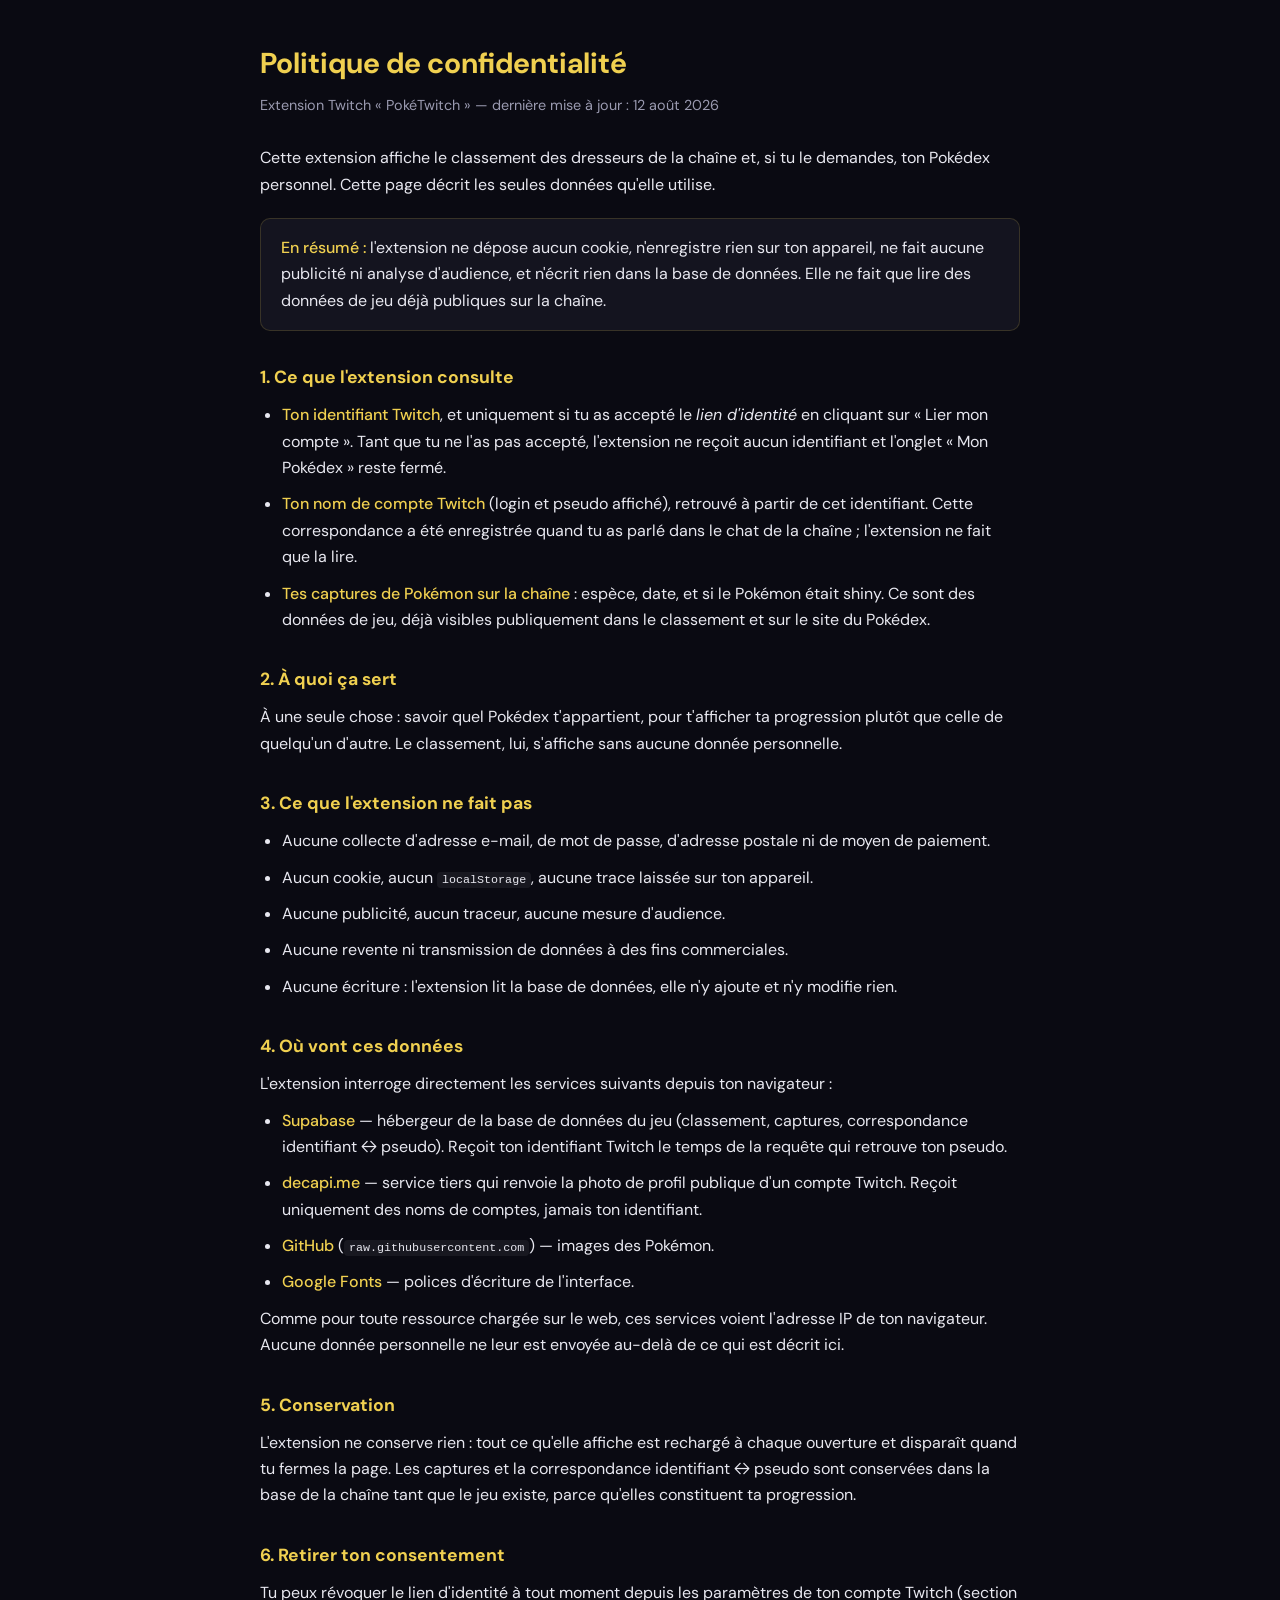
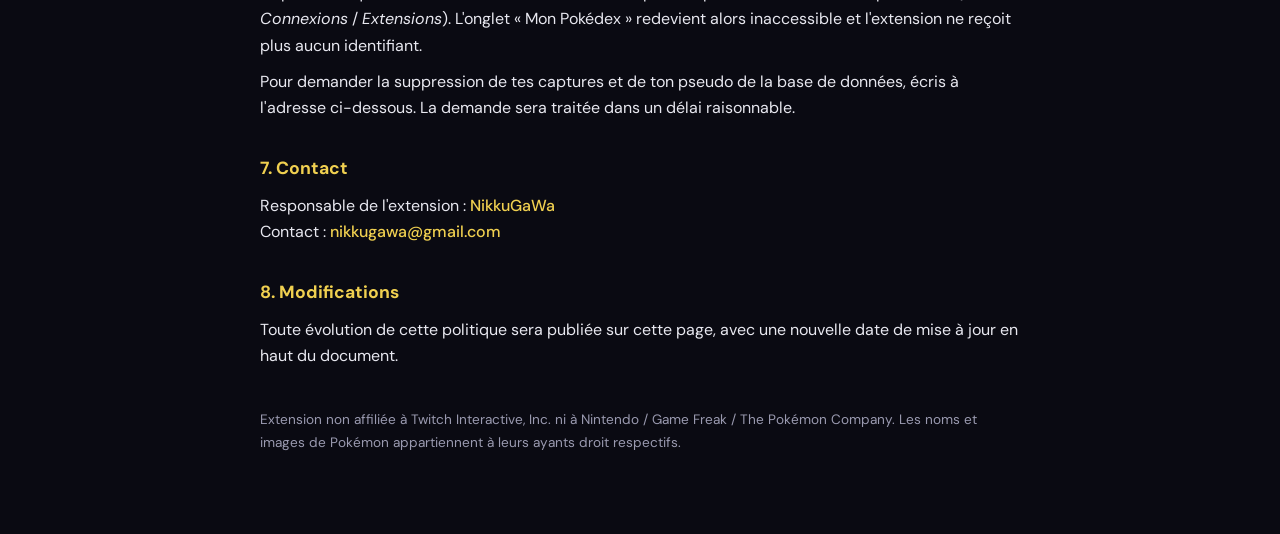
<file: Pokedex/Panel/index.html>
<!DOCTYPE html>
<html lang="fr">
<head>
  <meta charset="UTF-8">
  <meta name="viewport" content="width=device-width, initial-scale=1.0">
  <title>PokéTwitch — Politique de confidentialité</title>
  <link href="https://fonts.googleapis.com/css2?family=DM+Sans:wght@400;500;700&display=swap" rel="stylesheet">
  <style>
    :root {
      --bg: #0a0a12;
      --bg2: #14141f;
      --border: rgba(240,208,80,0.16);
      --gold: #f0d050;
      --text: #e8e8f0;
      --muted: #9a9ab0;
    }
    * { box-sizing: border-box; margin: 0; padding: 0; }
    body {
      background: var(--bg);
      color: var(--text);
      font-family: 'DM Sans', system-ui, sans-serif;
      line-height: 1.65;
      padding: 40px 20px 80px;
    }
    main { max-width: 760px; margin: 0 auto; }
    h1 { font-size: 1.8rem; color: var(--gold); margin-bottom: 6px; }
    h2 { font-size: 1.1rem; color: var(--gold); margin: 32px 0 10px; }
    p, li { color: var(--text); margin-bottom: 10px; }
    ul { padding-left: 22px; }
    .updated { color: var(--muted); font-size: 0.9rem; margin-bottom: 28px; }
    .box {
      background: var(--bg2);
      border: 1px solid var(--border);
      border-radius: 10px;
      padding: 16px 20px;
      margin: 20px 0;
    }
    strong { color: var(--gold); font-weight: 500; }
    a { color: var(--gold); }
    code {
      background: rgba(255,255,255,0.06);
      padding: 1px 5px;
      border-radius: 4px;
      font-size: 0.9em;
    }
    footer { color: var(--muted); font-size: 0.85rem; margin-top: 40px; }
  </style>
</head>
<body>
<main>

  <h1>Politique de confidentialité</h1>
  <p class="updated">Extension Twitch « PokéTwitch » — dernière mise à jour : 12 août 2026</p>

  <p>
    Cette extension affiche le classement des dresseurs de la chaîne et, si tu le demandes,
    ton Pokédex personnel. Cette page décrit les seules données qu'elle utilise.
  </p>

  <div class="box">
    <p style="margin:0">
      <strong>En résumé :</strong> l'extension ne dépose aucun cookie, n'enregistre rien sur ton
      appareil, ne fait aucune publicité ni analyse d'audience, et n'écrit rien dans la base de
      données. Elle ne fait que lire des données de jeu déjà publiques sur la chaîne.
    </p>
  </div>

  <h2>1. Ce que l'extension consulte</h2>
  <ul>
    <li>
      <strong>Ton identifiant Twitch</strong>, et uniquement si tu as accepté le
      <em>lien d'identité</em> en cliquant sur « Lier mon compte ». Tant que tu ne l'as pas
      accepté, l'extension ne reçoit aucun identifiant et l'onglet « Mon Pokédex » reste fermé.
    </li>
    <li>
      <strong>Ton nom de compte Twitch</strong> (login et pseudo affiché), retrouvé à partir de cet
      identifiant. Cette correspondance a été enregistrée quand tu as parlé dans le chat de la
      chaîne ; l'extension ne fait que la lire.
    </li>
    <li>
      <strong>Tes captures de Pokémon sur la chaîne</strong> : espèce, date, et si le Pokémon était
      shiny. Ce sont des données de jeu, déjà visibles publiquement dans le classement et sur le
      site du Pokédex.
    </li>
  </ul>

  <h2>2. À quoi ça sert</h2>
  <p>
    À une seule chose : savoir quel Pokédex t'appartient, pour t'afficher ta progression plutôt que
    celle de quelqu'un d'autre. Le classement, lui, s'affiche sans aucune donnée personnelle.
  </p>

  <h2>3. Ce que l'extension ne fait pas</h2>
  <ul>
    <li>Aucune collecte d'adresse e-mail, de mot de passe, d'adresse postale ni de moyen de paiement.</li>
    <li>Aucun cookie, aucun <code>localStorage</code>, aucune trace laissée sur ton appareil.</li>
    <li>Aucune publicité, aucun traceur, aucune mesure d'audience.</li>
    <li>Aucune revente ni transmission de données à des fins commerciales.</li>
    <li>Aucune écriture : l'extension lit la base de données, elle n'y ajoute et n'y modifie rien.</li>
  </ul>

  <h2>4. Où vont ces données</h2>
  <p>L'extension interroge directement les services suivants depuis ton navigateur :</p>
  <ul>
    <li>
      <strong>Supabase</strong> — hébergeur de la base de données du jeu (classement, captures,
      correspondance identifiant ↔ pseudo). Reçoit ton identifiant Twitch le temps de la requête
      qui retrouve ton pseudo.
    </li>
    <li>
      <strong>decapi.me</strong> — service tiers qui renvoie la photo de profil publique d'un
      compte Twitch. Reçoit uniquement des noms de comptes, jamais ton identifiant.
    </li>
    <li>
      <strong>GitHub</strong> (<code>raw.githubusercontent.com</code>) — images des Pokémon.
    </li>
    <li>
      <strong>Google Fonts</strong> — polices d'écriture de l'interface.
    </li>
  </ul>
  <p>
    Comme pour toute ressource chargée sur le web, ces services voient l'adresse IP de ton
    navigateur. Aucune donnée personnelle ne leur est envoyée au-delà de ce qui est décrit ici.
  </p>

  <h2>5. Conservation</h2>
  <p>
    L'extension ne conserve rien : tout ce qu'elle affiche est rechargé à chaque ouverture et
    disparaît quand tu fermes la page. Les captures et la correspondance identifiant ↔ pseudo sont
    conservées dans la base de la chaîne tant que le jeu existe, parce qu'elles constituent ta
    progression.
  </p>

  <h2>6. Retirer ton consentement</h2>
  <p>
    Tu peux révoquer le lien d'identité à tout moment depuis les paramètres de ton compte Twitch
    (section <em>Connexions</em> / <em>Extensions</em>). L'onglet « Mon Pokédex » redevient alors
    inaccessible et l'extension ne reçoit plus aucun identifiant.
  </p>
  <p>
    Pour demander la suppression de tes captures et de ton pseudo de la base de données, écris à
    l'adresse ci-dessous. La demande sera traitée dans un délai raisonnable.
  </p>

  <h2>7. Contact</h2>
  <p>
    Responsable de l'extension : <strong>NikkuGaWa</strong><br>
    Contact : <strong>nikkugawa@gmail.com</strong>
  </p>

  <h2>8. Modifications</h2>
  <p>
    Toute évolution de cette politique sera publiée sur cette page, avec une nouvelle date de mise
    à jour en haut du document.
  </p>

  <footer>
    Extension non affiliée à Twitch Interactive, Inc. ni à Nintendo / Game Freak / The Pokémon
    Company. Les noms et images de Pokémon appartiennent à leurs ayants droit respectifs.
  </footer>

</main>
</body>
</html>
</file>
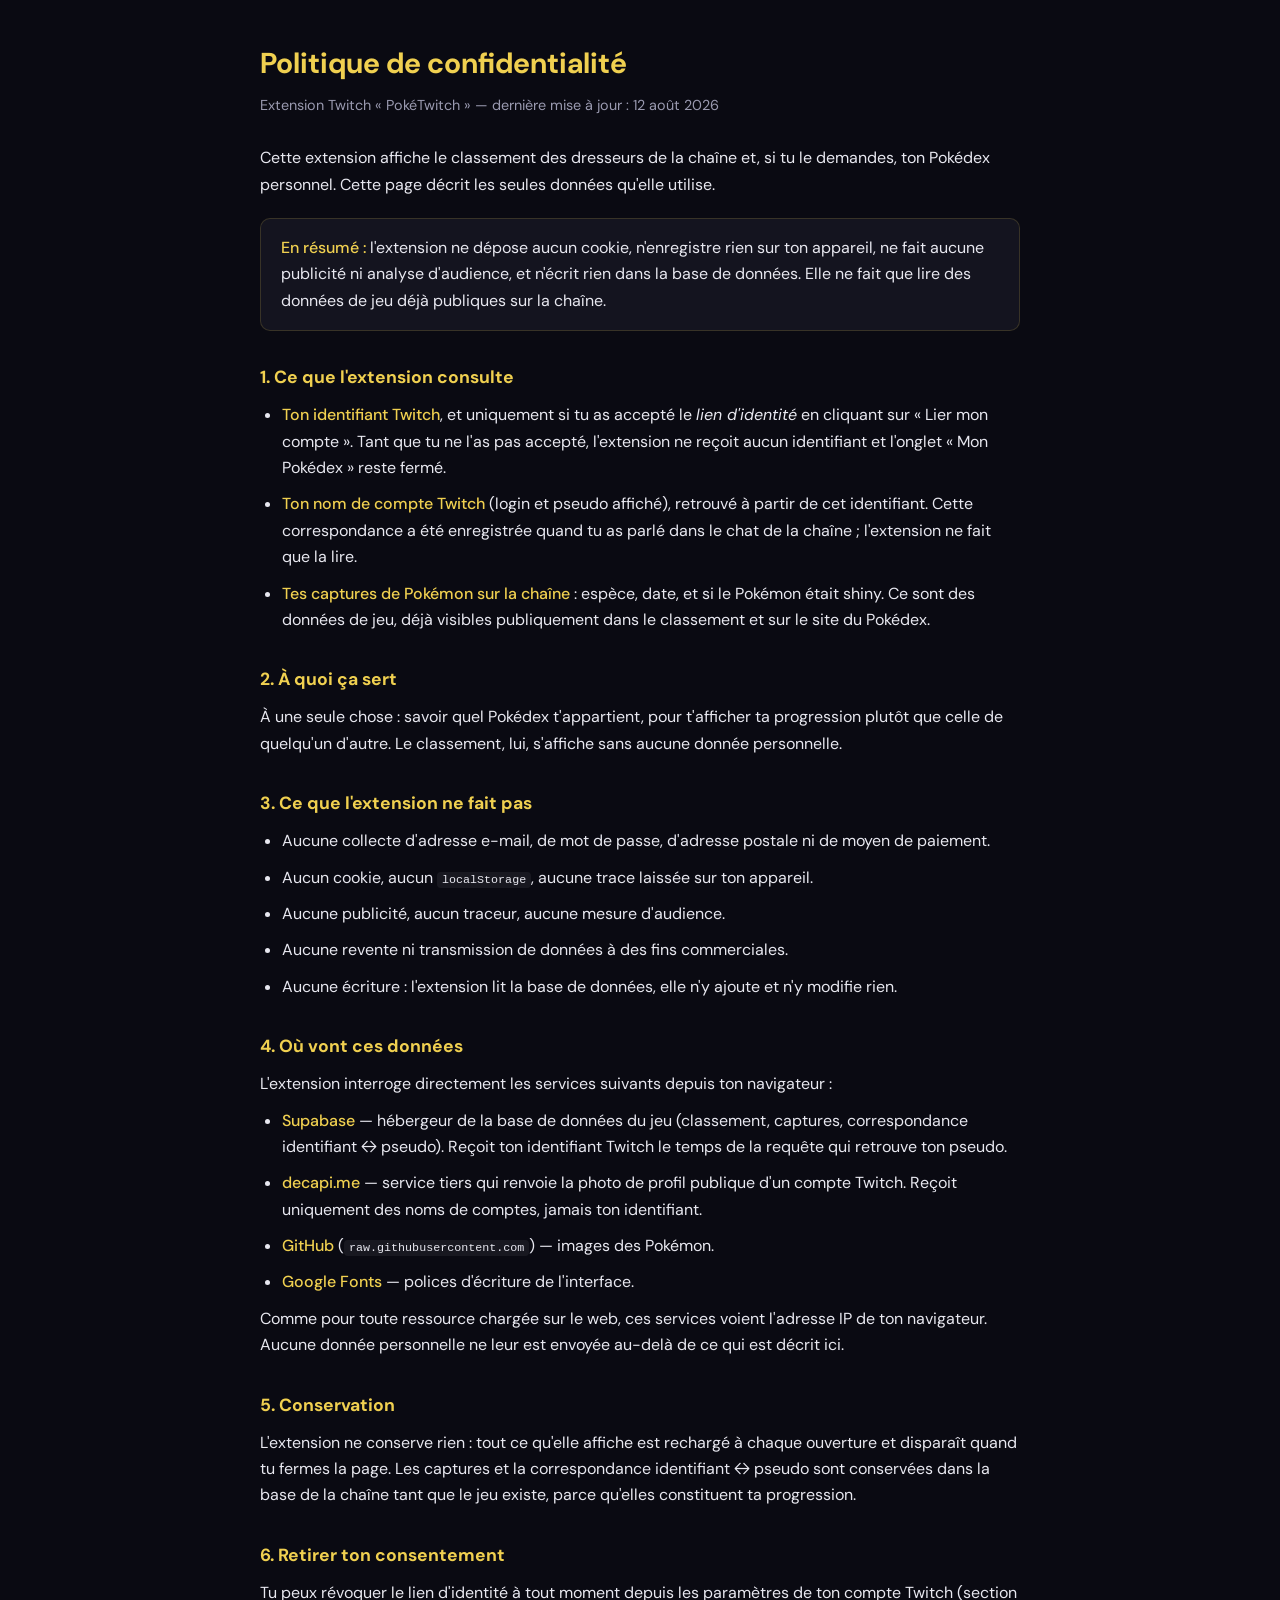
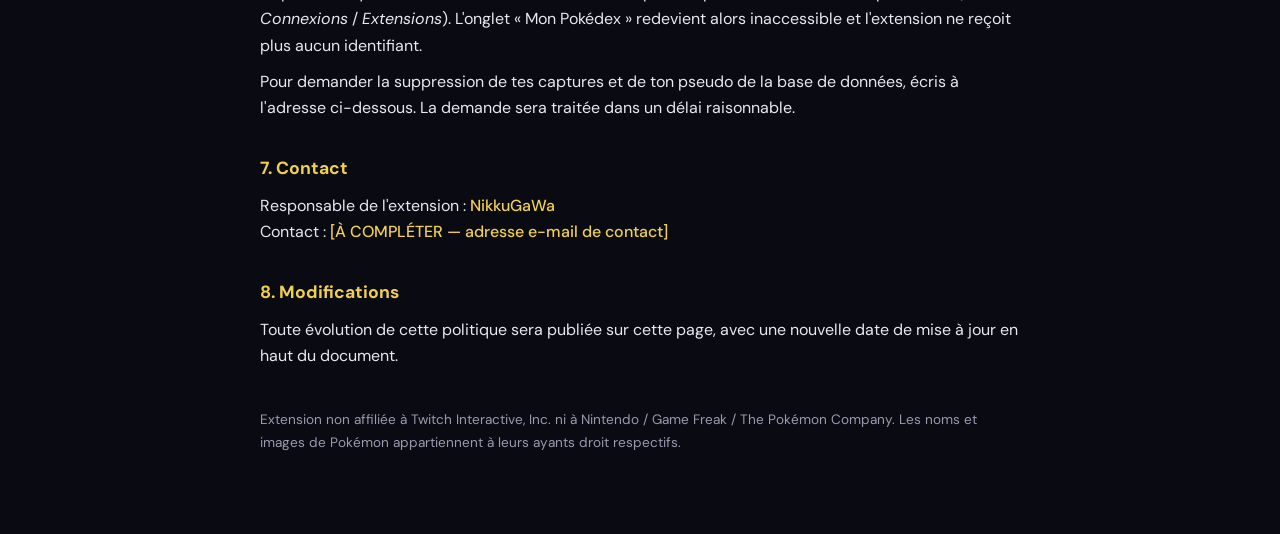
<file: Pokedex/Panel/privacy.html>
<!DOCTYPE html>
<html lang="fr">
<head>
  <meta charset="UTF-8">
  <meta name="viewport" content="width=device-width, initial-scale=1.0">
  <title>PokéTwitch — Politique de confidentialité</title>
  <link href="https://fonts.googleapis.com/css2?family=DM+Sans:wght@400;500;700&display=swap" rel="stylesheet">
  <style>
    :root {
      --bg: #0a0a12;
      --bg2: #14141f;
      --border: rgba(240,208,80,0.16);
      --gold: #f0d050;
      --text: #e8e8f0;
      --muted: #9a9ab0;
    }
    * { box-sizing: border-box; margin: 0; padding: 0; }
    body {
      background: var(--bg);
      color: var(--text);
      font-family: 'DM Sans', system-ui, sans-serif;
      line-height: 1.65;
      padding: 40px 20px 80px;
    }
    main { max-width: 760px; margin: 0 auto; }
    h1 { font-size: 1.8rem; color: var(--gold); margin-bottom: 6px; }
    h2 { font-size: 1.1rem; color: var(--gold); margin: 32px 0 10px; }
    p, li { color: var(--text); margin-bottom: 10px; }
    ul { padding-left: 22px; }
    .updated { color: var(--muted); font-size: 0.9rem; margin-bottom: 28px; }
    .box {
      background: var(--bg2);
      border: 1px solid var(--border);
      border-radius: 10px;
      padding: 16px 20px;
      margin: 20px 0;
    }
    strong { color: var(--gold); font-weight: 500; }
    a { color: var(--gold); }
    code {
      background: rgba(255,255,255,0.06);
      padding: 1px 5px;
      border-radius: 4px;
      font-size: 0.9em;
    }
    footer { color: var(--muted); font-size: 0.85rem; margin-top: 40px; }
  </style>
</head>
<body>
<main>

  <h1>Politique de confidentialité</h1>
  <p class="updated">Extension Twitch « PokéTwitch » — dernière mise à jour : 12 août 2026</p>

  <p>
    Cette extension affiche le classement des dresseurs de la chaîne et, si tu le demandes,
    ton Pokédex personnel. Cette page décrit les seules données qu'elle utilise.
  </p>

  <div class="box">
    <p style="margin:0">
      <strong>En résumé :</strong> l'extension ne dépose aucun cookie, n'enregistre rien sur ton
      appareil, ne fait aucune publicité ni analyse d'audience, et n'écrit rien dans la base de
      données. Elle ne fait que lire des données de jeu déjà publiques sur la chaîne.
    </p>
  </div>

  <h2>1. Ce que l'extension consulte</h2>
  <ul>
    <li>
      <strong>Ton identifiant Twitch</strong>, et uniquement si tu as accepté le
      <em>lien d'identité</em> en cliquant sur « Lier mon compte ». Tant que tu ne l'as pas
      accepté, l'extension ne reçoit aucun identifiant et l'onglet « Mon Pokédex » reste fermé.
    </li>
    <li>
      <strong>Ton nom de compte Twitch</strong> (login et pseudo affiché), retrouvé à partir de cet
      identifiant. Cette correspondance a été enregistrée quand tu as parlé dans le chat de la
      chaîne ; l'extension ne fait que la lire.
    </li>
    <li>
      <strong>Tes captures de Pokémon sur la chaîne</strong> : espèce, date, et si le Pokémon était
      shiny. Ce sont des données de jeu, déjà visibles publiquement dans le classement et sur le
      site du Pokédex.
    </li>
  </ul>

  <h2>2. À quoi ça sert</h2>
  <p>
    À une seule chose : savoir quel Pokédex t'appartient, pour t'afficher ta progression plutôt que
    celle de quelqu'un d'autre. Le classement, lui, s'affiche sans aucune donnée personnelle.
  </p>

  <h2>3. Ce que l'extension ne fait pas</h2>
  <ul>
    <li>Aucune collecte d'adresse e-mail, de mot de passe, d'adresse postale ni de moyen de paiement.</li>
    <li>Aucun cookie, aucun <code>localStorage</code>, aucune trace laissée sur ton appareil.</li>
    <li>Aucune publicité, aucun traceur, aucune mesure d'audience.</li>
    <li>Aucune revente ni transmission de données à des fins commerciales.</li>
    <li>Aucune écriture : l'extension lit la base de données, elle n'y ajoute et n'y modifie rien.</li>
  </ul>

  <h2>4. Où vont ces données</h2>
  <p>L'extension interroge directement les services suivants depuis ton navigateur :</p>
  <ul>
    <li>
      <strong>Supabase</strong> — hébergeur de la base de données du jeu (classement, captures,
      correspondance identifiant ↔ pseudo). Reçoit ton identifiant Twitch le temps de la requête
      qui retrouve ton pseudo.
    </li>
    <li>
      <strong>decapi.me</strong> — service tiers qui renvoie la photo de profil publique d'un
      compte Twitch. Reçoit uniquement des noms de comptes, jamais ton identifiant.
    </li>
    <li>
      <strong>GitHub</strong> (<code>raw.githubusercontent.com</code>) — images des Pokémon.
    </li>
    <li>
      <strong>Google Fonts</strong> — polices d'écriture de l'interface.
    </li>
  </ul>
  <p>
    Comme pour toute ressource chargée sur le web, ces services voient l'adresse IP de ton
    navigateur. Aucune donnée personnelle ne leur est envoyée au-delà de ce qui est décrit ici.
  </p>

  <h2>5. Conservation</h2>
  <p>
    L'extension ne conserve rien : tout ce qu'elle affiche est rechargé à chaque ouverture et
    disparaît quand tu fermes la page. Les captures et la correspondance identifiant ↔ pseudo sont
    conservées dans la base de la chaîne tant que le jeu existe, parce qu'elles constituent ta
    progression.
  </p>

  <h2>6. Retirer ton consentement</h2>
  <p>
    Tu peux révoquer le lien d'identité à tout moment depuis les paramètres de ton compte Twitch
    (section <em>Connexions</em> / <em>Extensions</em>). L'onglet « Mon Pokédex » redevient alors
    inaccessible et l'extension ne reçoit plus aucun identifiant.
  </p>
  <p>
    Pour demander la suppression de tes captures et de ton pseudo de la base de données, écris à
    l'adresse ci-dessous. La demande sera traitée dans un délai raisonnable.
  </p>

  <h2>7. Contact</h2>
  <p>
    Responsable de l'extension : <strong>NikkuGaWa</strong><br>
    Contact : <strong>[À COMPLÉTER — adresse e-mail de contact]</strong>
  </p>

  <h2>8. Modifications</h2>
  <p>
    Toute évolution de cette politique sera publiée sur cette page, avec une nouvelle date de mise
    à jour en haut du document.
  </p>

  <footer>
    Extension non affiliée à Twitch Interactive, Inc. ni à Nintendo / Game Freak / The Pokémon
    Company. Les noms et images de Pokémon appartiennent à leurs ayants droit respectifs.
  </footer>

</main>
</body>
</html>
</file>
